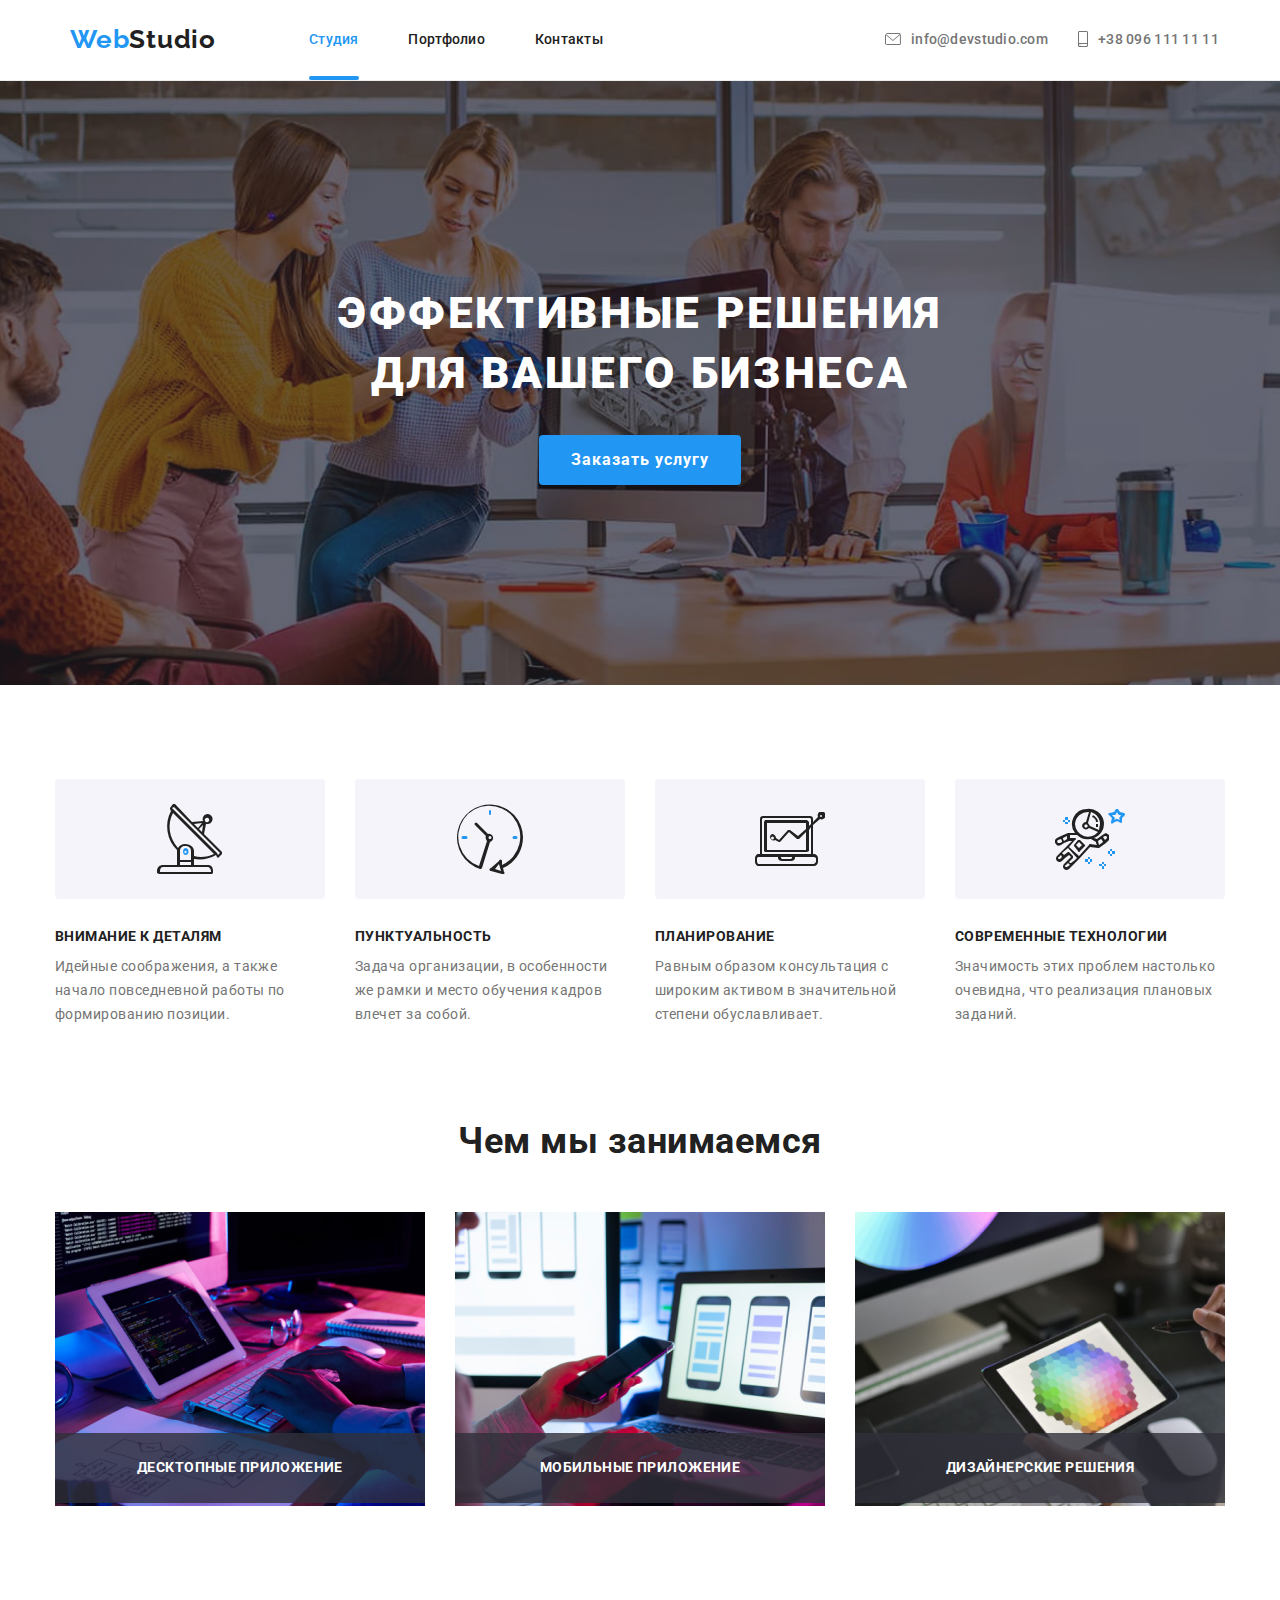
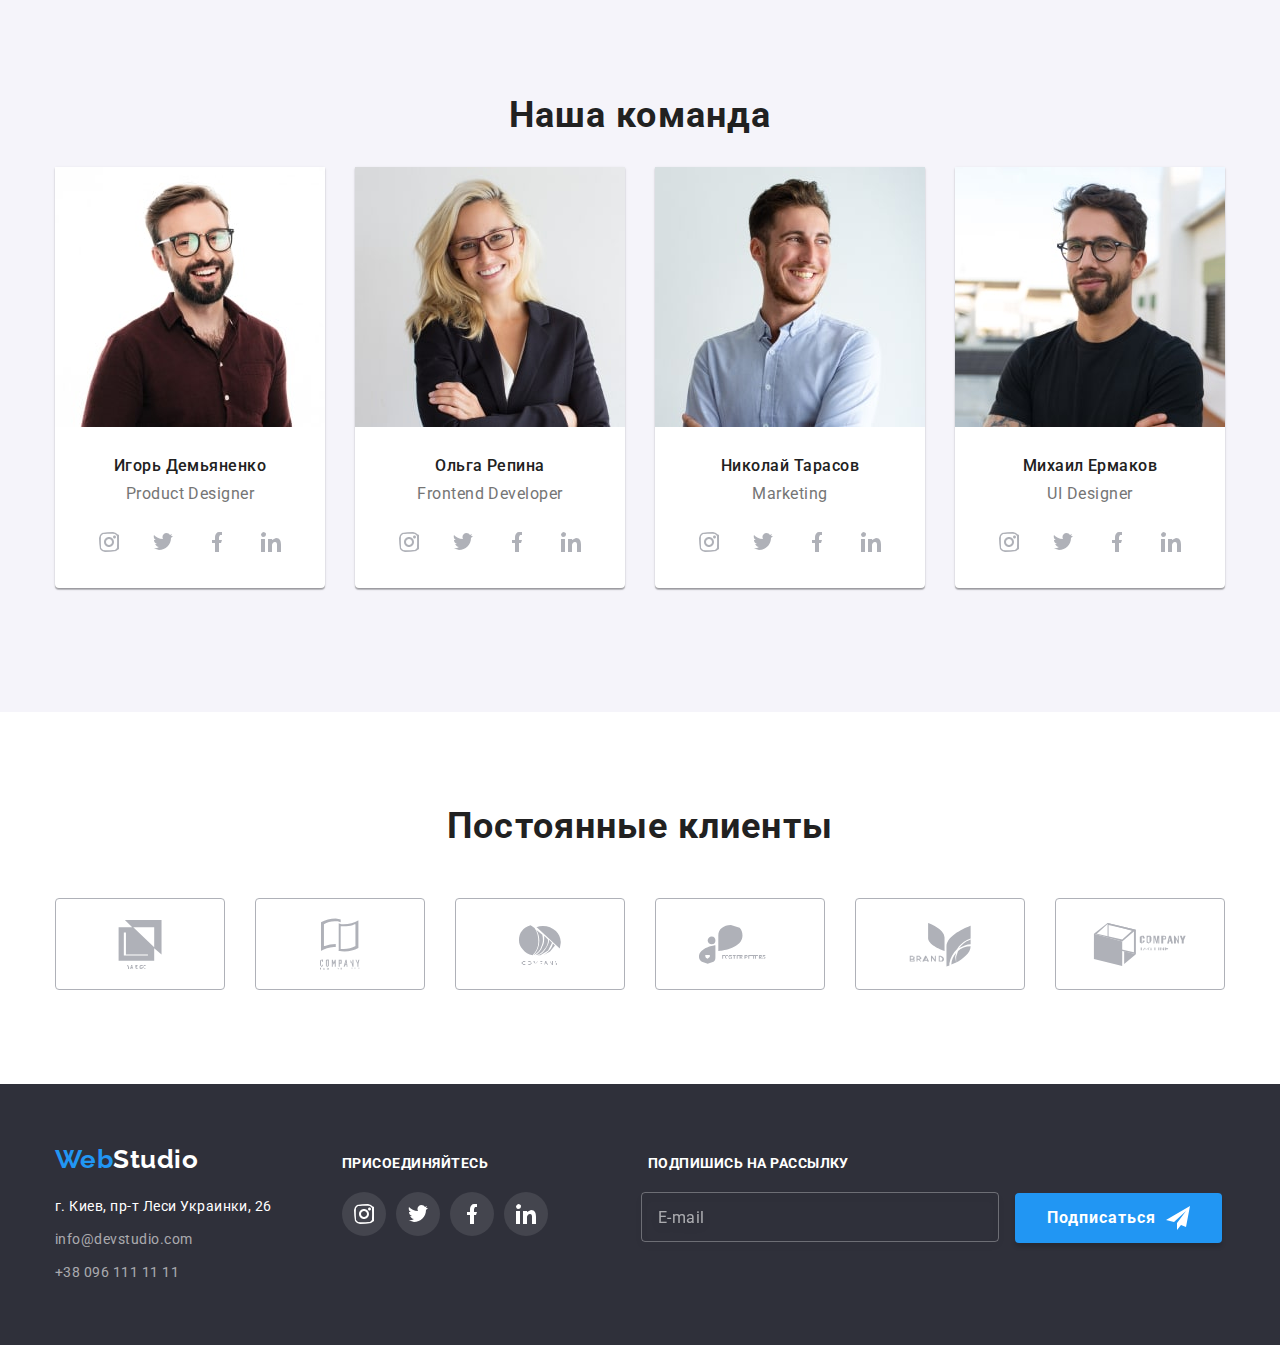
<file: index.html>
<!DOCTYPE html>
<html lang="ru">

<head>
  <meta charset="UTF-8" />
  <meta name="viewport" content="width=device-width, initial-scale=1.0" />
  <title>goit-markup-hw-08</title>
  <link rel="stylesheet"
    href="https://cdnjs.cloudflare.com/ajax/libs/modern-normalize/1.0.0/modern-normalize.min.css" />
  <link href="https://fonts.googleapis.com/css2?family=Raleway:wght@700&family=Roboto:wght@400;500;700;900&display=swap"
    rel="stylesheet">
 
  <link rel="stylesheet" href="./css/main.min.css">
</head>

<body>
  <header class="header">
    <div class="container main-header">
      <div class="mobile-header">
      <a class="logo-header" href="./index.html"><span class="logo-color">Web</span>Studio</a>
     <button class="navigator-btn is-open" type="button" aria-expanded="false"
            data-menu-button>
            <svg width="24" height="16" aria-label="Переключатель мобильного меню">
              <use class="icon-menu" href="./images/defs.svg#icon-Vector-1"></use>
              <use class="icon-close" href="./images/defs.svg#icon-menu_black"></use>
            </svg>
     </button>
    </div>

     <div class="mobile-menu" data-menu>
      <nav class="navigation">
         <ul class="site-nav list">
          <li class="item"><a class="link current" href="./index.html">Студия</a></li>
          <li class="item"><a class="link" href="./portfolio.html">Портфолио</a></li>
          <li class="item"><a class="link" href="">Контакты</a></li>
        </ul>
      </nav>

      <ul class="site-contacts list">
        <li class="item">
          <a class="link" href="mailto:info@devstudio.com">
            <svg class="icon-contacts" width="16" height="12">
              <use href="./images/defs.svg#envelope"></use>
            </svg>
            info@devstudio.com
          </a>
        </li>
        <li class="item">
          <a class="link" href="tel:+380961111111"><svg class="icon-contacts" width="10" height="16">
              <use href="./images/defs.svg#smartphone"></use>
            </svg>+38 096 111 11 11</a>
        </li>
      </ul>
      </div>
    </div>
  </header>

  <main>
    <!-- hero -->

    <section class="hero">
      <div class="container secondary">
        <h1 class="title">Эффективные решения для вашего бизнеса</h1>
        <button data-modal-open type="button" class="button-primary">Заказать услугу</button>
      </div>
    </section>


    <!--Особенности-->

    <section class="features">
      <div class="container">
        <ul class="list">
          <li class="spec icon-antena">
            <h3 class="title">ВНИМАНИЕ К ДЕТАЛЯМ</h3>
            <p class="text">
              Идейные соображения, а также начало повседневной работы по
              формированию позиции.
            </p>
          </li>
          <li class="spec icon-clock">
            <h3 class="title">ПУНКТУАЛЬНОСТЬ</h3>
            <p class="text">
              Задача организации, в особенности же рамки и место обучения кадров
              влечет за собой.
            </p>
          </li>
          <li class="spec icon-nout">
            <h3 class="title">ПЛАНИРОВАНИЕ</h3>
            <p class="text">
              Равным образом консультация с широким активом в значительной
              степени обуславливает.
            </p>
          </li>
          <li class="spec icon-astronaut">
            <h3 class="title">СОВРЕМЕННЫЕ ТЕХНОЛОГИИ</h3>
            <p class="text">
              Значимость этих проблем настолько очевидна, что реализация
              плановых заданий.
            </p>
          </li>
        </ul>
      </div>
    </section> 

    <!-- Чем мы занимаемся -->
    <section class="activity">
      <div class="container">
        <h2 class="title">Чем мы занимаемся</h2>
        <ul class="list">
          <li class="example">

            <img src="./images/img1.jpg" alt="разработка для пк" width="370" />
            <div class="active">
              <p class="text-bg">ДЕСКТОПНЫЕ ПРИЛОЖЕНИЕ</p>
            </div>
          </li>
          <li class="example">
            <img src="./images/img2.jpg" alt="разработка мобильных версий" width="370" />
            <div class="active">
              <p class="text-bg">МОБИЛЬНЫЕ ПРИЛОЖЕНИЕ</p>
            </div>
          </li>
          <li class="example">
            <img src="./images/img3.jpg" alt="разработка для планшетных версий" width="370" />
            <div class="active">
              <p class="text-bg">ДИЗАЙНЕРСКИЕ РЕШЕНИЯ</p>
            </div>
          </li>
        </ul>
      </div>
    </section>

    <!-- Наша команда -->
    <section class="team">
      <div class="container">
        <h2 class="title">Наша команда</h2>
        <ul class="list">
          <li class="cards">
            <picture class="photo-employee">
              <source srcset="./images/emp/emp1-desctop-min.jpg 1x, ./images/emp/emp1-desctop@2x-min.jpg 2x" media="(min-width: 1200px)">
              <source srcset="./images/emp/emp1-tablet-min.jpg 1x, ./images/emp/emp1-tablet@2x-min.jpg 2x" media="(min-width: 768px)">
              <source srcset="./images/emp/emp1-mobile-min.jpg 1x, ./images/emp/emp1-mobile@2x-min.jpg 2x" media="(min-width: 320px)">

            <img src="./images/img4.jpg" alt="Игорь Демьяненко" />
            </picture>
            <h3 class="employee">Игорь Демьяненко</h3>
            <p class="profession">Product Designer</p>
            <ul class="social list">
              <li class="list-item">
                <a class="social-link" href="./">
                  <svg class="social-icon">
                    <use href="./images/defs.svg#instagram"></use>
                  </svg>
                </a>
              </li>
              <li class="list-item">
                <a class="social-link" href="./">
                  <svg class="social-icon">
                    <use href="./images/defs.svg#twitter"></use>
                  </svg>
                </a>
              </li>
              <li class="list-item">
                <a class="social-link" href="./">
                  <svg class="social-icon">
                    <use href="./images/defs.svg#facebook"></use>
                  </svg>
                </a>
              </li>
              <li class="list-item">
                <a class="social-link" href="./">
                  <svg class="social-icon">
                    <use href="./images/defs.svg#linkedin"></use>
                  </svg>
                </a>
              </li>
            </ul>
          </li>
          <li class="cards">
            <picture class="photo-employee">
              <source srcset="./images/emp/emp2_desctop-min.jpg 1x, ./images/emp/emp2_desctop@2x-min.jpg 2x"
                media="(min-width: 1200px)">
              <source srcset="./images/emp/emp2_tablet-min.jpg 1x, ./images/emp/emp2_tablet@2x-min.jpg 2x"
                media="(min-width: 768px)">
              <source srcset="./images/emp/emp2_mobile-min.jpg 1x, ./images/emp/emp2_mobile@2x-min.jpg 2x"
                media="(min-width: 320px)">
            <img src="./images/img5.jpg" alt="Ольга Репина">
            </picture>
            <h3 class="employee">Ольга Репина</h3>
            <p class="profession">Frontend Developer</p>
            <ul class="social list">
              <li class="list-item">
                <a class="social-link" href="./">
                  <svg class="social-icon">
                    <use href="./images/defs.svg#instagram"></use>
                  </svg>
                </a>
              </li>
              <li class="list-item">
                <a class="social-link" href="./">
                  <svg class="social-icon">
                    <use href="./images/defs.svg#twitter"></use>
                  </svg>
                </a>
              </li>
              <li class="list-item">
                <a class="social-link" href="./">
                  <svg class="social-icon">
                    <use href="./images/defs.svg#facebook"></use>
                  </svg>
                </a>
              </li>
              <li class="list-item">
                <a class="social-link" href="./">
                  <svg class="social-icon">
                    <use href="./images/defs.svg#linkedin"></use>
                  </svg>
                </a>
              </li>
            </ul>
          </li>
          <li class="cards">
            <picture class="photo-employee">
              <source srcset="./images/emp/emp3_desctop-min.jpg 1x, ./images/emp/emp3_desctop@2x-min.jpg 2x"
                media="(min-width: 1200px)">
              <source srcset="./images/emp/emp3_tablet-min.jpg 1x, ./images/emp/emp3_tablet@2x-min.jpg 2x"
                media="(min-width: 768px)">
              <source srcset="./images/emp/emp3_mobile-min.jpg 1x, ./images/emp/emp3_mobile@2x-min.jpg 2x"
                media="(min-width: 320px)">
            <img src="./images/img6.jpg" alt="Николай Тарасов" >
            </picture>
            <h3 class="employee">Николай Тарасов</h3>
            <p class="profession">Marketing</p>
            <ul class="social list">
              <li class="list-item">
                <a class="social-link" href="./">
                  <svg class="social-icon">
                    <use href="./images/defs.svg#instagram"></use>
                  </svg>
                </a>
              </li>
              <li class="list-item">
                <a class="social-link" href="./">
                  <svg class="social-icon">
                    <use href="./images/defs.svg#twitter"></use>
                  </svg>
                </a>
              </li>
              <li class="list-item">
                <a class="social-link" href="./">
                  <svg class="social-icon">
                    <use href="./images/defs.svg#facebook"></use>
                  </svg>
                </a>
              </li>
              <li class="list-item">
                <a class="social-link" href="./">
                  <svg class="social-icon">
                    <use href="./images/defs.svg#linkedin"></use>
                  </svg>
                </a>
              </li>
            </ul>
          </li>
          <li class="cards">
            <picture class="photo-employee">
              <source srcset="./images/emp/emp4_desctop-min.jpg 1x, ./images/emp/emp4_desctop@2x-min.jpg 2x"
                media="(min-width: 1200px)">
              <source srcset="./images/emp/emp4_tablet-min.jpg 1x, ./images/emp/emp4_tablet@2x-min.jpg 2x"
                media="(min-width: 768px)">
              <source srcset="./images/emp/emp4_mobile-min.jpg 1x, ./images/emp/emp4_mobile@2x-min.jpg 2x"
                media="(min-width: 320px)">
            <img src="./images/img7.jpg" alt="Михаил Ермаков" >
            </picture>
            <h3 class="employee">Михаил Ермаков</h3>
            <p class="profession">UI Designer</p>
            <ul class="social list">
              <li class="list-item">
                <a class="social-link" href="./">
                  <svg class="social-icon">
                    <use href="./images/defs.svg#instagram"></use>
                  </svg>
                </a>
              </li>
              <li class="list-item">
                <a class="social-link" href="./">
                  <svg class="social-icon">
                    <use href="./images/defs.svg#twitter"></use>
                  </svg>
                </a>
              </li>
              <li class="list-item">
                <a class="social-link" href="./">
                  <svg class="social-icon">
                    <use href="./images/defs.svg#facebook"></use>
                  </svg>
                </a>
              </li>
              <li class="list-item">
                <a class="social-link" href="./">
                  <svg class="social-icon">
                    <use href="./images/defs.svg#linkedin"></use>
                  </svg>
                </a>
              </li>
            </ul>
          </li>
        </ul>
      </div>
    </section>
  </main>

  <!-- Постоянные клиенты -->
  <section class="clients">
    <div class="container">
      <h2 class="clients-title">Постоянные клиенты</h2>
      <ul class="clients-list list">
        <li class="clients-item">
          <a class="clients-link" href="">
            <svg class="icon-logo" width="44.27" height="49.23">
              <use href="./images/defs.svg#group5">
              </use>
            </svg>
          </a>
        </li>
        <li class="clients-item">
          <a class="clients-link" href="">
            <svg class="icon-logo" width="40" height="52">
              <use href="./images/defs.svg#group6">
              </use>
            </svg>
          </a>
        </li>
        <li class="clients-item">
          <a class="clients-link" href="">
            <svg class="icon-logo" width="43.36" height="41.18">
              <use href="./images/defs.svg#group1">
              </use>
            </svg>
          </a>
        </li>
        <li class="clients-item">
          <a class="clients-link" href="">
            <svg class="icon-logo" width="84.44" height="40.62">
              <use href="./images/defs.svg#group2">
              </use>
            </svg>
          </a>
        </li>
        <li class="clients-item">
          <a class="clients-link" href="">
            <svg class="icon-logo" width="62.54" height="45.43">
              <use href="./images/defs.svg#group3">
              </use>
            </svg>
          </a>
        </li>
        <li class="clients-item">
          <a class="clients-link" href="">
            <svg class="icon-logo" width="93.79" height="43.93">
              <use href="./images/defs.svg#group4">
              </use>
            </svg>
          </a>
        </li>
      </ul>
    </div>
  </section>

     <!-- ФУТЕР -->
    <footer class="footer">
      <div class="container cont-footer">
        <div class="tablet-side">
        <div class="footer-block">
          <a class="logo-footer" href="./index.html"><span class="logo-color">Web</span>Studio</a>

          <address class="address">
            <p class="office">г. Киев, пр-т Леси Украинки, 26</p>
            <a class="mail-footer" href="mailto:info@devstudio.com">info@devstudio.com</a>
            <a class="tel-footer" href="tel:+380961111111">+38 096 111 11 11</a>
          </address>
        </div>
        <div class="right-side">
        <div class="social-footer">
          <h3 class="title">ПРИСОЕДИНЯЙТЕСЬ</h3>
          <ul class="list soc-footer">
            <li class="list-item">
              <a class="footer-link" href="./">
                <svg class="social-icon">
                  <use href="./images/defs.svg#instagram_w"></use>
                </svg>
              </a>
            </li>
            <li class="list-item">
              <a class="footer-link" href="./">
                <svg class="social-icon">
                  <use href="./images/defs.svg#twitter_w"></use>
                </svg>
              </a>
            </li>
            <li class="list-item">
              <a class="footer-link" href="./">
                <svg class="social-icon">
                  <use href="./images/defs.svg#facebook_w"></use>
                </svg>
              </a>
            </li>
            <li class="list-item">
              <a class="footer-link" href="./">
                <svg class="social-icon">
                  <use href="./images/defs.svg#linkedin_w"></use>
                </svg>
              </a>
            </li>
          </ul>
        </div>
        </div>
        <div class="form-field">
          <h3 class="title">ПОДПИШИСЬ НА РАССЫЛКУ</h3>
          <form>
            <label for="email"></label>
            <input class="form-input-fotter" type="email" name="email" id="email" placeholder=E-mail>
            <button class="button-primary btn-subscribe" type="submit">Подписаться

            <svg class="btnfly"  width="24"  height="24" >
              <use href="./images/defs.svg#icon-flyW"></use>
            </svg>
            </button>
          </form>
          </div>
        </div>
      </div>
    </footer>

  <div data-modal class="backdrop is-hidden">
    <div class="modal">
      <button type="button" class="close" data-modal-close>
        <svg class="close-black" width="11" height="11">
          <use href="./images/defs.svg#icon-Vector-1"></use>
        </svg>
      </button>

      <form class="modal-form" autocomplete="off">

        <p class="form-title">Оставьте свои данные, мы вам перезвоним</p>

        <label class="form-label" for="name">Имя</label>
        <span class="input-wrapper">
          <input class="form-input" type="text" name="name" id="name">
          <svg class="input-icon" width="12" height="12">
            <use href="./images/defs.svg#icon-profileB"></use>
          </svg>
        </span>


        <label class="form-label" for="tel">Телефон</label>
        <span class="input-wrapper">
          <input class="form-input" type="tel" name="tel" id="tel">
          <svg class="input-icon" width="13" height="13">
            <use href="./images/defs.svg#icon-phoneB"></use>
          </svg>
        </span>

        <label class="form-label" for="mail-user">Почта</label>
        <span class="input-wrapper">
          <input class="form-input" type="email" name="mail-user" id="mail-user">
          <svg class="input-icon" width="15" height="12">
            <use href="./images/defs.svg#icon-mailB"></use>
          </svg>
        </span>

        <label class="form-label" for="comment">Комментарий</label>
        <textarea class="textarea" name="comment" id="comment" rows="8" placeholder="Введите текст"></textarea>


<input class="input-checkbox" type="checkbox" name="policy" id="policy">
         
          <label class="label-policy" for="policy">Соглашаюсь с рассылкой и принимаю &nbsp;<a class="link" href="">Условия
              договора</a>
            
            </label>


        <button class="button-primary  btn-close" type="submit">Отправить</button>

      </form>
    </div>
  </div>


  <script src="./js/modal.js"></script>
  <script src="./js/mobile-menu.js"></script>
  

</body>

</html>
</file>
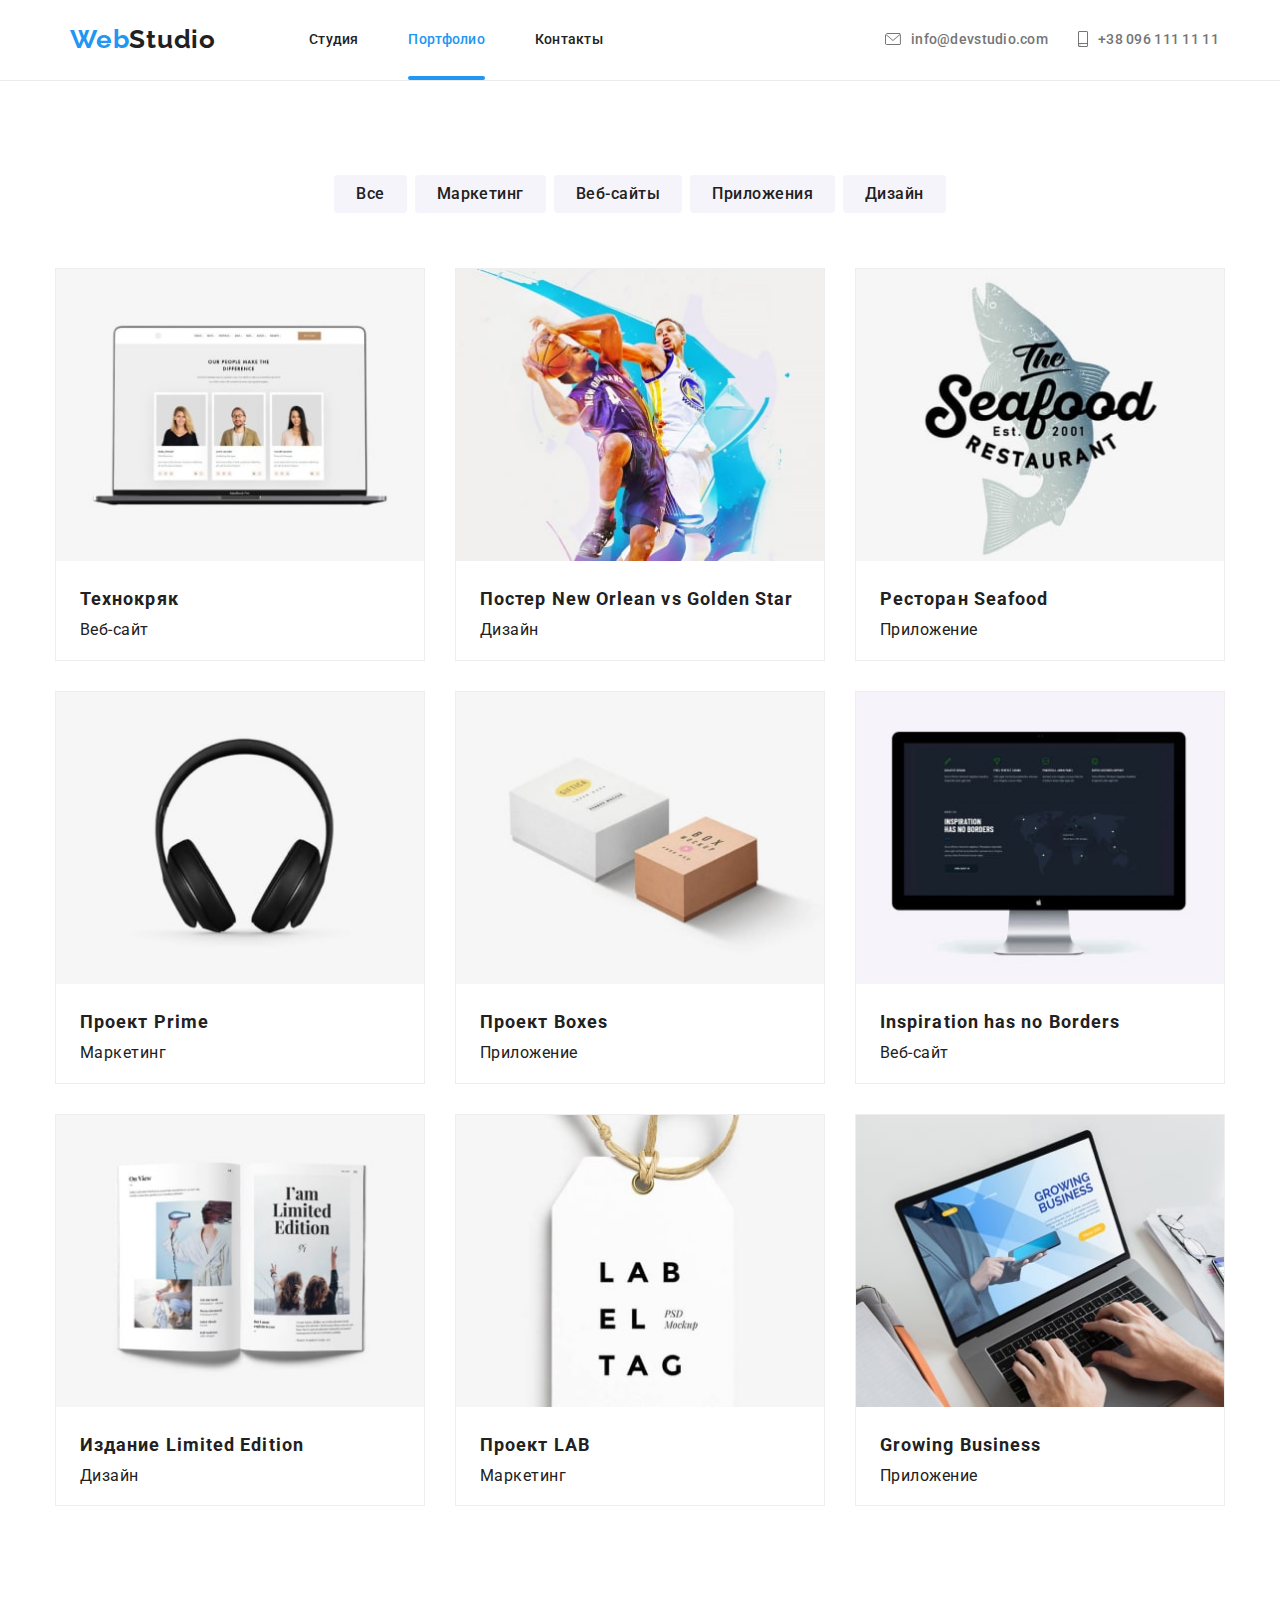
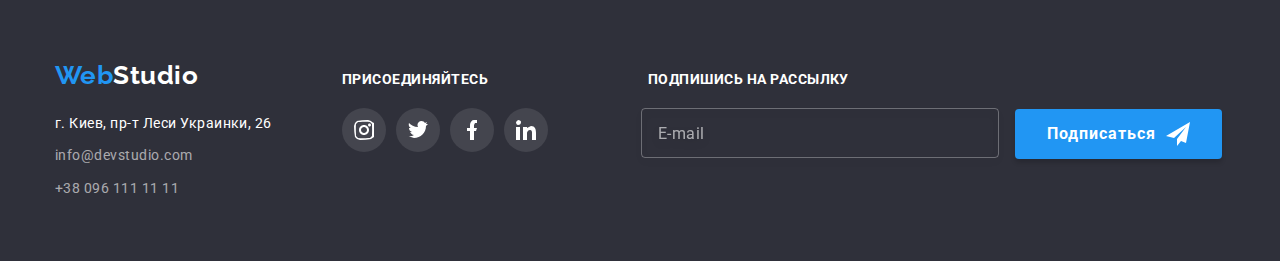
<file: portfolio.html>
<!DOCTYPE html>
  <html lang="ru">
    <head>
      <meta charset="UTF-8" />
      <meta name="viewport" content="width=device-width, initial-scale=1.0" />
      <title>Portfolio</title>
      <link rel="stylesheet" href="https://cdnjs.cloudflare.com/ajax/libs/modern-normalize/1.0.0/modern-normalize.min.css" />
      <link
        href="https://fonts.googleapis.com/css2?family=Raleway:wght@700&family=Roboto:wght@400;500;700;900&display=swap"
        rel="stylesheet"
      />
 
      <link rel="stylesheet" href="./css/portfolio.min.css">
    </head>

    <body>
      <!-- Header -->
      <header class="header">
        <div class="container main-header">
          <div class="mobile-header">
            <a class="logo-header" href="./index.html"><span class="logo-color">Web</span>Studio</a>
            <button class="navigator-btn is-open" type="button" aria-expanded="false" data-menu-button>
              <svg width="24" height="16" aria-label="Переключатель мобильного меню">
                <use class="icon-menu" href="./images/defs.svg#icon-Vector-1"></use>
                <use class="icon-close" href="./images/defs.svg#icon-menu_black"></use>
              </svg>
            </button>
          </div>
      
          <div class="mobile-menu" data-menu>
            <nav class="navigation">
              <ul class="site-nav list">
                <li class="item"><a class="link" href="./index.html">Студия</a></li>
                <li class="item"><a class="link current" href="./portfolio.html">Портфолио</a></li>
                <li class="item"><a class="link" href="">Контакты</a></li>
              </ul>
            </nav>
      
            <ul class="site-contacts list">
              <li class="item">
                <a class="link" href="mailto:info@devstudio.com">
                  <svg class="icon-contacts" width="16" height="12">
                    <use href="./images/defs.svg#envelope"></use>
                  </svg>
                  info@devstudio.com
                </a>
              </li>
              <li class="item">
                <a class="link" href="tel:+380961111111"><svg class="icon-contacts" width="10" height="16">
                    <use href="./images/defs.svg#smartphone"></use>
                  </svg>+38 096 111 11 11</a>
              </li>
            </ul>
          </div>
        </div>
      </header>

      <main>
        <section class="portfolio">
          <div class="container">
          <!-- <h1>Portfolio</h1> -->

          <ul class="filters list">
            <li class="btn"><button type="button" class="button">Все</button></li>
            <li class="btn"><button type="button" class="button">Маркетинг</button></li>
            <li class="btn"><button type="button" class="button">Веб-сайты</button></li>
            <li class="btn"><button type="button" class="button">Приложения</button></li>
            <li class="btn"><button type="button" class="button radio">Дизайн</button></li>
          </ul>

          <ul class="list-pro">
            <li class="projects">
              <div class="overlay">
                  
                <picture>
                  <source srcset="./images/project/pro1-des-min.jpg 1x, ./images/project/pro1-des@2x-min.jpg 2x"
                    media="(min-width: 1200px)">
                  <source srcset="./images/project/pro1-tab-min.jpg 1x, ./images/project/pro1-tab@2x-min.jpg 2x"
                    media="(min-width: 768px)">
                  <source srcset="./images/project/pro1-mob-min.jpg 1x, ./images/project/pro1-mob@2x-min.jpg 2x"
                    media="(min-width: 320px)">

              <img src="./images/portfolio1.jpg" alt="Ноутбук"/>
              </picture>
            
            <p class="hryaktxt">Технокряк это современная площадка распространения коронавируса. Компании используют эту платформу
              для цифрового
              шпионажа и атак на защищённые сервера конкурентов.
            </p>
            </div>
              <div class="titles"> <h2 class="title">Технокряк</h2>
              <p class="text">Веб-сайт</p></div>
            </li>
            <li class="projects">
              <div class="overlay">
                <picture>
                  <source srcset="./images/project/pro2-des-min.jpg 1x, ./images/project/pro2-des@2x-min.jpg 2x"
                    media="(min-width: 1200px)">
                  <source srcset="./images/project/pro2-tab-min.jpg 1x, ./images/project/pro2-tab@2x-min.jpg 2x"
                    media="(min-width: 768px)">
                  <source srcset="./images/project/pro2-mob-min.jpg 1x, ./images/project/pro2-mob@2x-min.jpg 2x"
                    media="(min-width: 320px)">
                
              <img src="./images/portfolio2.jpg"  alt="Постер New Orlean vs Golden Star"  />
              </picture>
              <p class="hryaktxt">Технокряк это современная площадка распространения коронавируса. Компании используют эту платформу
                для цифрового
                шпионажа и атак на защищённые сервера конкурентов.
              </p>
              </div>
            
            
              <div class="titles"><h2 class="title">Постер New Orlean vs Golden Star</h2>
              <p class="text">Дизайн</p></div>
            </li>
            <li class="projects">
              <div class="overlay">

                <picture>
                  <source srcset="./images/project/pro3-des-min.jpg 1x, ./images/project/pro3-des@2x-min.jpg 2x"
                    media="(min-width: 1200px)">
                  <source srcset="./images/project/pro3-tab-min.jpg 1x, ./images/project/pro3-tab@2x-min.jpg 2x"
                    media="(min-width: 768px)">
                  <source srcset="./images/project/pro3-mob-min.jpg 1x, ./images/project/pro3-mob@2x-min.jpg 2x"
                    media="(min-width: 320px)">
              <img  src="./images/portfolio3.jpg"  alt="Логотип Ресторан Seafood"/>
                </picture>
              <p class="hryaktxt">Технокряк это современная площадка распространения коронавируса. Компании используют эту платформу
                для цифрового
                шпионажа и атак на защищённые сервера конкурентов.
              </p>
              </div>
              <div class="titles"> <h2 class="title">Ресторан Seafood</h2>
              <p class="text">Приложение</p></div>
            </li>
            <li class="projects">
              <div class="overlay">
                <picture>
                  <source srcset="./images/project/pro4-des-min.jpg 1x, ./images/project/pro4-des@2x-min.jpg 2x"
                    media="(min-width: 1200px)">
                  <source srcset="./images/project/pro4-tab-min.jpg 1x, ./images/project/pro4-tab@2x-min.jpg 2x"
                    media="(min-width: 768px)">
                  <source srcset="./images/project/pro4-mob-min.jpg 1x, ./images/project/pro4-mob@2x-min.jpg 2x"
                    media="(min-width: 320px)">
              <img src="./images/portfolio4.jpg" alt="Наушники" />
              </picture>
              <p class="hryaktxt">Технокряк это современная площадка распространения коронавируса. Компании используют эту платформу
                для цифрового
                шпионажа и атак на защищённые сервера конкурентов.
              </p>
              </div>
              <div class="titles"> <h2 class="title">Проект Prime</h2>
              <p class="text">Маркетинг</p></div>
            </li>
            <li class="projects">
              <div class="overlay">
                <picture>
                  <source srcset="./images/project/pro5-des-min.jpg 1x, ./images/project/pro5-des@2x-min.jpg 2x"
                    media="(min-width: 1200px)">
                  <source srcset="./images/project/pro5-tab-min.jpg 1x, ./images/project/pro5-tab@2x-min.jpg 2x"
                    media="(min-width: 768px)">
                  <source srcset="./images/project/pro5-mob-min.jpg 1x, ./images/project/pro5-mob@2x-min.jpg 2x"
                    media="(min-width: 320px)">
            
                <img src="./images/portfolio5.jpg" alt="Проект Boxes"/>
                </picture>
            <p class="hryaktxt">Технокряк это современная площадка распространения коронавируса. Компании используют эту платформу
              для цифрового
              шпионажа и атак на защищённые сервера конкурентов.
            </p>
            </div>
                <div class="titles">  <h2 class="title">Проект Boxes</h2>
              <p class="text">Приложение</p></div>
            </li>
            <li class="projects">
              <div class="overlay">

                <picture>
                  <source srcset="./images/project/pro6-des-min.jpg 1x, ./images/project/pro6-des@2x-min.jpg 2x"
                    media="(min-width: 1200px)">
                  <source srcset="./images/project/pro6-tab-min.jpg 1x, ./images/project/pro6-tab@2x-min.jpg 2x"
                    media="(min-width: 768px)">
                  <source srcset="./images/project/pro6-mob-min.jpg 1x, ./images/project/pro6-mob@2x-min.jpg 2x"
                    media="(min-width: 320px)">
              <img src="./images/portfolio6.jpg" alt="Монитор" />
              </picture>
              <p class="hryaktxt">Технокряк это современная площадка распространения коронавируса. Компании используют эту платформу
                для цифрового
                шпионажа и атак на защищённые сервера конкурентов.
              </p>
              </div>
              <div class="titles"> <h2 class="title">Inspiration has no Borders</h2>
              <p class="text">Веб-сайт</p></div>
            </li>
            <li class="projects">
              <div class="overlay"><picture>
                <source srcset="./images/project/pro7-des-min.jpg 1x, ./images/project/pro7-des@2x-min.jpg 2x"
                  media="(min-width: 1200px)">
                <source srcset="./images/project/pro7-tab-min.jpg 1x, ./images/project/pro7-tab@2x-min.jpg 2x"
                  media="(min-width: 768px)">
                <source srcset="./images/project/pro7-mob-min.jpg 1x, ./images/project/pro7-mob@2x-min.jpg 2x"
                  media="(min-width: 320px)">

              <img src="./images/portfolio7.jpg" alt="Книга"/>
              </picture>
            <p class="hryaktxt">Технокряк это современная площадка распространения коронавируса. Компании используют эту платформу
              для цифрового
              шпионажа и атак на защищённые сервера конкурентов.
            </p>
            </div>
              <div class="titles"> <h2 class="title">Издание Limited Edition</h2>
              <p class="text">Дизайн</p></div>
            </li>
            <li class="projects">
              <div class="overlay">
                <picture>
                  <source srcset="./images/project/pro8-des-min.jpg 1x, ./images/project/pro8-des@2x-min.jpg 2x"
                    media="(min-width: 1200px)">
                  <source srcset="./images/project/pro8-tab-min.jpg 1x, ./images/project/pro8-tab@2x-min.jpg 2x"
                    media="(min-width: 768px)">
                  <source srcset="./images/project/pro8-mob-min.jpg 1x, ./images/project/pro8-mob@2x-min.jpg 2x"
                    media="(min-width: 320px)">
              <img  src="./images/portfolio8.jpg"
                alt="Логотип Проект Boxes" />
                </picture>
              <p class="hryaktxt">Технокряк это современная площадка распространения коронавируса. Компании используют эту платформу
                для цифрового
                шпионажа и атак на защищённые сервера конкурентов.
              </p>
              </div>
              <div class="titles"> <h2 class="title">Проект LAB</h2>
              <p class="text">Маркетинг</p></div>
            </li>
            <li class="projects">
              <div class="overlay">
                <picture>
                  <source srcset="./images/project/pro9-des-min.jpg 1x, ./images/project/pro9-des@2x-min.jpg 2x"
                    media="(min-width: 1200px)">
                  <source srcset="./images/project/pro9-tab-min.jpg 1x, ./images/project/pro9-tab@2x-min.jpg 2x"
                    media="(min-width: 768px)">
                  <source srcset="./images/project/pro9-mob-min.jpg 1x, ./images/project/pro9-mob@2x-min.jpg 2x"
                    media="(min-width: 320px)">
              <img src="./images/portfolio9.jpg"
                alt="Работа за ноутбуком"  />
                </picture>
              <p class="hryaktxt">Технокряк это современная площадка распространения коронавируса. Компании используют эту платформу
                для цифрового
                шпионажа и атак на защищённые сервера конкурентов.
              </p>
              </div>
              <div class="titles"> <h2 class="title">Growing Business</h2>
              <p class="text">Приложение</p></div>
            </li>
          </ul>
          </div>
        </section>
      </main>

      <!-- ФУТЕР -->
      <footer class="footer">
        <div class="container cont-footer">
          <div class="tablet-side">
            <div class="footer-block">
              <a class="logo-footer" href="./index.html"><span class="logo-color">Web</span>Studio</a>
      
              <address class="address">
                <p class="office">г. Киев, пр-т Леси Украинки, 26</p>
                <a class="mail-footer" href="mailto:info@devstudio.com">info@devstudio.com</a>
                <a class="tel-footer" href="tel:+380961111111">+38 096 111 11 11</a>
              </address>
            </div>
            <div class="right-side">
              <div class="social-footer">
                <h3 class="title">ПРИСОЕДИНЯЙТЕСЬ</h3>
                <ul class="list soc-footer">
                  <li class="list-item">
                    <a class="footer-link" href="./">
                      <svg class="social-icon">
                        <use href="./images/defs.svg#instagram_w"></use>
                      </svg>
                    </a>
                  </li>
                  <li class="list-item">
                    <a class="footer-link" href="./">
                      <svg class="social-icon">
                        <use href="./images/defs.svg#twitter_w"></use>
                      </svg>
                    </a>
                  </li>
                  <li class="list-item">
                    <a class="footer-link" href="./">
                      <svg class="social-icon">
                        <use href="./images/defs.svg#facebook_w"></use>
                      </svg>
                    </a>
                  </li>
                  <li class="list-item">
                    <a class="footer-link" href="./">
                      <svg class="social-icon">
                        <use href="./images/defs.svg#linkedin_w"></use>
                      </svg>
                    </a>
                  </li>
                </ul>
              </div>
            </div>
            <div class="form-field">
              <h3 class="title">ПОДПИШИСЬ НА РАССЫЛКУ</h3>
              <form>
                <label for="email"></label>
                <input class="form-input-fotter" type="email" name="email" id="email" placeholder=E-mail>
                <button class="button-primary btn-subscribe" type="submit">Подписаться
      
                  <svg class="btnfly" width="24" height="24">
                    <use href="./images/defs.svg#icon-flyW"></use>
                  </svg>
                </button>
              </form>
            </div>
          </div>
        </div>
      </footer>

<script src="./js/mobile-menu.js"></script>

    </body>
  </html>
</file>
<file: css/main.min.css>
.input-checkbox{position:absolute;width:1px;height:1px;margin:-1px;border:0;padding:0;clip:rect(0 0 0 0);overflow:hidden}h1,h2,h3,h4,h5,h6,p,ul{margin-top:0;margin-bottom:0;padding-top:0;padding-bottom:0;padding-left:0}body{background-color:#ffffff;color:#212121;font-family:Roboto, sans-serif;letter-spacing:0.03em}.list{list-style:none}.button{padding:6px 22px;font-weight:500;font-size:16px;line-height:1.63;letter-spacing:0.03em;border:none;text-align:center;color:#212121;background-color:#f5f4fa;border-radius:4px;cursor:pointer;transition-duration:250ms;transition-timing-function:cubic-bezier(0.4, 0, 0.2, 1)}.button:hover,.button:focus{background-color:#2196f3;color:#fff;box-shadow:0px 3px 1px rgba(0,0,0,0.1),0px 1px 2px rgba(0,0,0,0.08),0px 2px 2px rgba(0,0,0,0.12)}.button-primary{padding:10px 32px;min-width:200px;font-weight:bold;font-size:16px;letter-spacing:0.06em;border:none;text-align:center;line-height:1.87;cursor:pointer;color:#fff;background-color:#2196f3;border-radius:4px;box-shadow:0px 4px 4px rgba(0,0,0,0.15);transition-duration:250ms;transition-timing-function:cubic-bezier(0.4, 0, 0.2, 1)}.button-primary:hover,.button-primary:focus{background-color:#188ce8}img{display:block;width:100%;height:auto}.container{margin:0 auto;padding:0 15px}@media screen and (min-width: 480px){.container{max-width:480px}}@media screen and (min-width: 768px){.container{max-width:768px}}@media screen and (min-width: 1200px){.container{max-width:1200px}}.social-link{display:flex;margin-bottom:30px;width:44px;height:44px;background-color:#fff;text-decoration:none;border-radius:50%;justify-content:center;align-items:center;transition-duration:250ms;transition-timing-function:cubic-bezier(0.4, 0, 0.2, 1)}.social-link:hover{background-color:#2196f3;--color5: #ffffff}.list-item:not(:last-child){margin-right:10px}.social-icon{width:20px;height:20px;fill:#afb1b8}.modal .close{position:absolute;top:8px;right:8px;width:30px;height:30px;background:#fff;border:1px solid rgba(0,0,0,0.1);border-radius:50%;box-sizing:border-box;cursor:pointer;transition-duration:250ms;transition-timing-function:cubic-bezier(0.4, 0, 0.2, 1)}.modal .close:focus .close-black{fill:#2196f3}.modal{padding:40px;position:relative;margin:0 auto;width:100%;background:#fff;box-shadow:0px 1px 3px rgba(0,0,0,0.12),0px 1px 1px rgba(0,0,0,0.14),0px 2px 1px rgba(0,0,0,0.2);border-radius:4px}.btn-close{margin:30px auto 0 auto}@media screen and (min-width: 768px){.modal{width:450px}}@media screen and (min-width: 1200px){.modal{width:528px;height:581px}}.backdrop{position:fixed;z-index:2;padding:93px 15px;top:0;left:0;width:100%;height:100%;background-color:rgba(0,0,0,0.2);overflow-y:scroll}.backdrop.is-hidden{opacity:0;pointer-events:none}@media screen and (min-width: 768px){.backdrop{position:fixed;z-index:2;padding:208px 159px}}@media screen and (min-width: 1200px){.backdrop{position:fixed;z-index:2;padding:220px 395px}}.modal-form{display:flex;flex-direction:column}.form-label{margin-top:10px;margin-bottom:4px;font-weight:400;font-size:12px;line-height:1.16;letter-spacing:0.01em;color:#757575}.form-input{width:100%;height:40px;padding-left:40px;border:1px solid rgba(33,33,33,0.2);border-radius:4px;transition-duration:250ms;transition-timing-function:cubic-bezier(0.4, 0, 0.2, 1)}.form-input:focus{outline:none;border:1px solid #2196f3}.form-input:focus+.input-icon{fill:#2196f3}.checkbox-modal{display:flex;align-items:center;justify-content:space-evenly;align-items:baseline}.textarea{height:120px;padding:12px 16px;resize:none;border:1px solid rgba(33,33,33,0.2);border-radius:4px;transition-duration:250ms;transition-timing-function:cubic-bezier(0.4, 0, 0.2, 1)}.textarea:focus{outline:none;border:1px solid #2196f3}textarea::placeholder{color:rgba(117,117,117,0.5)}.label-policy .link{color:#2196f3}.form-title{margin-bottom:12px;font-weight:700;font-size:20px;line-height:1.5;text-align:center;letter-spacing:0.03em}.input-wrapper{position:relative}.input-icon{position:absolute;display:block;top:50%;left:14px;transform:translateY(-50%);transition-duration:250ms;transition-timing-function:cubic-bezier(0.4, 0, 0.2, 1)}.label-policy{display:flex;font-weight:400;font-size:12px;line-height:1.166;letter-spacing:0.03em;cursor:pointer;margin-top:20px}.label-policy::before{content:"";display:block;width:16px;height:15px;border:2px solid #212121;border-radius:2px;margin-right:8px}.input-checkbox:checked+.label-policy::before{background-image:url("../images/icon-check.svg");border:none}.checkrow{display:flex;align-items:center;justify-content:space-evenly}.header{position:relative;padding:16px 0;width:100%;border-bottom:1px solid #ececec}.mobile-header{display:flex;align-items:center;justify-content:space-between}.logo-header{font-family:Raleway, sans-serif;color:#212121;font-weight:700;font-size:24px;line-height:1.167;letter-spacing:0.03em;text-decoration:none}.logo-color{color:#2196f3}.site-nav{margin-bottom:60px}.site-nav .item:not(:last-child){margin-bottom:40px}.site-nav .link{display:block;color:#212121;font-weight:500;font-size:18px;line-height:1.167;letter-spacing:0.02em;text-decoration:none;transition-duration:250ms;transition-timing-function:cubic-bezier(0.4, 0, 0.2, 1)}.site-nav .link:hover,.site-nav .link:focus{color:#2196f3}.site-nav .current{position:relative;color:#2196f3;transition-duration:250ms;transition-timing-function:cubic-bezier(0.4, 0, 0.2, 1)}.site-nav .current::after{position:absolute;content:"";left:0px;width:100%;height:4px;background-color:#2196f3;border-radius:50px}.site-contacts .item:not(:last-child){margin-bottom:16px}.site-contacts .link{display:flex;font-weight:500;font-size:18px;line-height:1.167;letter-spacing:0.02em;color:#757575;justify-content:center;align-items:center;text-decoration:none;transition-duration:250ms;transition-timing-function:cubic-bezier(0.4, 0, 0.2, 1)}.site-contacts .link:hover,.site-contacts .link:focus{--color4: #2196f3;color:#2196f3}.icon-contacts{margin-right:10px}.mobile-menu{display:none;z-index:1;position:absolute;padding:60px 0;top:100%;left:0;width:100%;height:393px;text-align:center;background:#fff;box-shadow:0px 4px 8px rgba(0,0,0,0.04),0px 2px 4px rgba(0,0,0,0.08),0px 1px 3px rgba(0,0,0,0.16)}.mobile-menu.is-open{display:block}.navigator-btn{display:inline-flex;margin:0;padding:0;border:none;background-color:transparent;cursor:pointer;width:40px;height:40px;justify-content:center;align-items:center}.icon-close{display:none}.navigator-btn.is-open .icon-close{display:block}.navigator-btn.is-open .icon-menu{display:none}.icon-menu,.icon-close{fill:#212121;transition-duration:250ms;transition-timing-function:cubic-bezier(0.4, 0, 0.2, 1)}.navigator-btn:hover .icon-menu,.navigator-btn:focus .icon-menu,.navigator-btn:hover .icon-close,.navigator-btn:focus .icon-close{fill:#2196f3}@media screen and (min-width: 480px){.site-nav .current::after{top:35.5px;left:188px;border-radius:50px;width:22%;height:4px}.logo-header{padding-left:15px}}@media screen and (min-width: 768px){.header{position:relative;padding:21px 0}.navigator-btn{display:none}.main-header{display:flex;align-items:center;justify-content:space-between}.logo-header{margin-right:88px}.mobile-menu{display:flex;justify-content:space-between;align-items:center;position:static;padding:0;height:auto;box-shadow:none}.site-nav .current::after{top:48.5px;left:0px;width:100%}.site-nav{display:flex;justify-content:space-between;width:294px;margin-bottom:0}.site-nav .link{font-size:14px;line-height:1.143}.site-nav .item:not(:last-child){margin-bottom:0px}.site-contacts{display:flex;flex-wrap:wrap;width:150px}.site-contacts .link{font-size:12px}}@media screen and (min-width: 1200px){.header{padding:24px 0 25px 0}.logo-header{margin-right:93px;font-size:26px;line-height:1.192}.site-nav .current::after{top:44.5px;left:0px;width:100%}.site-contacts{display:flex;flex-wrap:nowrap;align-items:center;width:340px}.site-contacts .item:not(:last-child){margin-bottom:0;margin-right:30px}.site-contacts .link{font-size:14px;line-height:1.143}}.hero{max-width:767px;padding:118px 0px;margin:0 auto;text-align:center;background-color:#2f303a;background-image:linear-gradient(to right, rgba(47,48,58,0.4), rgba(47,48,58,0.4)),url("/images/bg-image.jpg");background-position:center;background-size:cover;background-repeat:no-repeat}.hero .title{margin:0 auto 30px;max-width:360px;font-weight:900;font-size:26px;line-height:1.61;letter-spacing:0.06em;text-transform:uppercase;color:#fff}@media screen and (min-width: 320px) and (max-width: 767px){.hero{background-image:linear-gradient(to right, rgba(47,48,58,0.4), rgba(47,48,58,0.4)),url("/images/BG/mobileBG.jpg");background-position:center;background-size:cover;background-repeat:no-repeat}}@media screen and (min-width: 320px) and (max-width: 767px) and (min-device-pixel-ratio: 2), screen and (min-width: 320px) and (max-width: 767px) and (min-resolution: 192dpi), screen and (min-width: 320px) and (max-width: 767px) and (min-resolution: 2dppx){.hero{background-image:linear-gradient(to right, rgba(47,48,58,0.4), rgba(47,48,58,0.4)),url("/images/BG/mobileBG@2x.jpg")}}@media screen and (min-width: 768px){.hero{max-width:1200px;background-image:linear-gradient(to right, rgba(47,48,58,0.4), rgba(47,48,58,0.4)),url("/images/BG/tabletBG.jpg");background-position:center;background-size:cover;background-repeat:no-repeat}}@media screen and (min-width: 768px) and (min-device-pixel-ratio: 2), screen and (min-width: 768px) and (min-resolution: 192dpi), screen and (min-width: 768px) and (min-resolution: 2dppx){.hero{background-image:linear-gradient(to right, rgba(47,48,58,0.4), rgba(47,48,58,0.4)),url("/images/BG/tabletBG@2x.jpg")}}@media screen and (min-width: 1200px){.hero{max-width:1600px;padding:200px 0;background-image:linear-gradient(to right, rgba(47,48,58,0.4), rgba(47,48,58,0.4)),url("/images/BG/desktopBG.jpg");background-position:center;background-size:cover;background-repeat:no-repeat}.hero .title{padding:2px 0px;max-width:696px;font-size:44px;line-height:1.364}}@media screen and (min-width: 1200px) and (min-device-pixel-ratio: 2), screen and (min-width: 1200px) and (min-resolution: 192dpi), screen and (min-width: 1200px) and (min-resolution: 2dppx){.hero{background-image:linear-gradient(to right, rgba(47,48,58,0.4), rgba(47,48,58,0.4)),url("/images/BG/desktopBG@2x.jpg")}}@media screen and (min-width: 480px){.features{padding-top:60px;padding-bottom:60px}.features .text{font-size:14px;line-height:1.71;color:#757575}.features .title{margin-bottom:10px;font-weight:700;font-size:14px;line-height:1.14;color:#212121;text-align:center}.features .spec::before{content:"";display:block;margin-bottom:30px;height:120px;background:#f5f4fa;border-radius:4px;background-repeat:no-repeat;background-position:center;background-size:70px, 70px}.spec:not(:last-child){margin-bottom:30px}}.spec.icon-antena::before{background-image:url("../images/antenna.svg")}.spec.icon-clock::before{background-image:url("../images/clock.svg")}.spec.icon-nout::before{background-image:url("../images/Vector.svg")}.spec.icon-astronaut::before{background-image:url("../images/astronaut.svg")}@media screen and (min-width: 768px) and (max-width: 1200px){.features .list{display:flex;justify-content:space-between;flex-wrap:wrap}.features .spec{width:354px}.features .title{text-align:left}.spec:nth-last-child(-n+2){margin-bottom:0px}}@media screen and (min-width: 1200px){.features{padding-top:94px;padding-bottom:94px}.features .list{display:flex;justify-content:space-between}.features .title{text-align:left;font-weight:700;font-size:14px;line-height:1.14;color:#212121}.features .text{font-size:14px;line-height:1.71;color:#757575}.features .spec{width:270px;margin-bottom:0}.features .spec::before{content:"";display:block;height:120px;background:#f5f4fa;border-radius:4px;background-repeat:no-repeat;background-position:center;background-size:70px, 70px}.spec.icon-antena::before{background-image:url("../images/antenna.svg")}.spec.icon-clock::before{background-image:url("../images/clock.svg")}.spec.icon-nout::before{background-image:url("../images/Vector.svg")}.spec.icon-astronaut::before{background-image:url("../images/astronaut.svg")}}@media screen and (max-width: 1200px){.activity{display:none}}.activity{padding-bottom:94px}.activity .list{display:flex}.activity .title{padding-bottom:50px;font-weight:700;font-size:36px;line-height:1.16;text-align:center;color:#212121}.example+.example{margin-left:30px}.text-bg{font-weight:700;font-size:14px;line-height:1.14;letter-spacing:0.03em;text-transform:uppercase;padding-top:27px}.example{position:relative}.active{display:block;position:absolute;min-width:370px;min-height:70px;text-align:center;bottom:3px;right:0;background-color:rgba(47,48,58,0.8);color:#fff}@media screen and (min-width: 320px){.team{background-color:#f5f4fa;padding-top:60px;padding-bottom:60px}.team .title{font-size:28px;line-height:1.18;letter-spacing:0.03em;text-align:center;padding-bottom:30px}.social.list{display:flex}.cards{margin-bottom:30px;background-color:#fff;min-height:368px;box-shadow:0px 1px 3px rgba(0,0,0,0.12),0px 1px 1px rgba(0,0,0,0.14),0px 2px 1px rgba(0,0,0,0.2);border-radius:0px 0px 4px 4px}.social{justify-content:center}.social-link{margin-bottom:24px}}.employee{padding-top:30px;padding-bottom:10px;font-weight:500;font-size:16px;line-height:1.18;text-align:center;color:#212121}.profession{padding-bottom:16px;font-weight:400;font-size:16px;line-height:1.18;text-align:center;color:#757575}@media screen and (min-width: 768px){.team .list{display:flex;flex-wrap:wrap;justify-content:space-between}.social.list{display:flex;justify-content:center}.cards:nth-last-child(-n+2){margin-bottom:0}}@media screen and (min-width: 1200px){.team{padding-top:94px;padding-bottom:94px}.team .title{font-size:36px;line-height:1.17}.cards:nth-last-child(-n+2){margin-bottom:30px}}@media screen and (min-width: 480px){.clients{padding:60px 0}.clients-title{font-weight:700;font-size:36px;line-height:1.16;text-align:center;color:#212121}.clients-list{display:flex;flex-wrap:wrap;justify-content:space-between}.clients-item{display:flex;align-items:center}.clients-link{margin-top:30px;display:flex;width:210px;height:92px;text-decoration:none;justify-content:center;align-items:center;border:1px solid #afb1b8;border-radius:4px;fill:#afb1b8;transition-duration:250ms;transition-timing-function:cubic-bezier(0.4, 0, 0.2, 1)}.clients-link:hover{border-color:#2196f3;--color5: #2196f3}}@media screen and (min-width: 768px){.clients{padding:60px 0}.clients-link{width:226px;height:92px}.clients-title{font-size:28px;line-height:1.18;text-align:center;letter-spacing:0.03em}}@media screen and (min-width: 1200px){.clients{padding:94px 0}.clients-link{margin-top:0;display:flex;width:170px;height:92px;text-decoration:none;justify-content:center;align-items:center}.clients-title{font-size:36px;line-height:1.166;margin-bottom:50px}}@media screen and (min-width: 479px) and (max-width: 1199px){.footer{padding:60px 0;background-color:#2f303a}.cont-footer{display:flex;flex-direction:column;align-items:center}.logo-footer{display:block;margin-bottom:20px;font-family:Raleway, sans-serif;font-weight:700;font-size:24px;line-height:1.166;text-align:center;letter-spacing:0.03em;color:#fff;text-decoration:none}.address{display:flex;flex-direction:column;align-items:center;padding-bottom:60px}.office{font-style:normal;font-weight:normal;font-size:14px;line-height:1.7;letter-spacing:0.03em;color:#fff}.mail-footer{margin-top:8px;margin-bottom:8px;font-style:normal;font-weight:normal;font-size:14px;line-height:1.7;color:rgba(255,255,255,0.6);text-decoration:none;transition-duration:250ms;transition-timing-function:cubic-bezier(0.4, 0, 0.2, 1)}.mail-footer:hover,.mail-footer:focus{color:#2196f3}.tel-footer{font-style:normal;font-weight:normal;font-size:14px;line-height:1.7;color:rgba(255,255,255,0.6);text-decoration:none;transition-duration:250ms;transition-timing-function:cubic-bezier(0.4, 0, 0.2, 1)}.tel-footer:hover,.tel-footer:focus{color:#2196f3}.right-side{display:flex;flex-direction:column;align-items:center}.soc-footer{display:flex;justify-content:space-between}.social-footer .title{font-weight:700;text-align:center;font-size:14px;line-height:1.142;margin-bottom:20px;color:#fff;letter-spacing:0.03em}.footer-link{display:flex;width:44px;height:44px;background-color:rgba(255,255,255,0.1);text-decoration:none;border-radius:50%;justify-content:center;align-items:center;transition-duration:250ms;transition-timing-function:cubic-bezier(0.4, 0, 0.2, 1)}.footer-link:hover{background-color:#2196f3}.form-field{text-align:center}.form-field .title{margin-top:60px;font-weight:700;font-size:14px;line-height:1.142;letter-spacing:0.03em;color:#fff}.form-input-fotter{width:450px;height:50px;margin:20px 0;padding:15px 16px;background:transparent;border:1px solid rgba(255,255,255,0.3);box-sizing:border-box;filter:drop-shadow(0px 4px 4px rgba(0,0,0,0.15));border-radius:4px;color:cornsilk}.form-input-fotter::placeholder{font-weight:400;font-size:16px;line-height:1.25;letter-spacing:0.03em;color:rgba(255,255,255,0.6)}.form-input-fotter:focus{outline:none;border:1px solid #2196f3}.btn-subscribe{display:inline-flex;align-items:center;justify-content:center}.btnfly{margin-left:10px}}@media screen and (min-width: 768px) and (max-width: 1199px){.tablet-side{display:flex;flex-wrap:wrap;justify-content:space-around;align-items:baseline}.form-field .title{margin-top:0px}.form-input-fotter{margin:20px 166px 20px 152px}}@media screen and (min-width: 1200px){.address{display:flex;flex-direction:column;padding-bottom:60px}.footer{background-color:#2f303a}.logo-footer{display:inline-block;padding-bottom:20px;padding-top:60px;font-family:Raleway, sans-serif;font-weight:700;font-size:26px;line-height:1.2;color:#fff;text-decoration:none}.tablet-side{display:flex;align-items:baseline}.office{font-style:normal;font-weight:normal;font-size:14px;line-height:1.7;color:#fff}.mail-footer{margin-top:9px;margin-bottom:9px;font-style:normal;font-weight:normal;font-size:14px;line-height:1.7;color:rgba(255,255,255,0.6);text-decoration:none;transition-duration:250ms;transition-timing-function:cubic-bezier(0.4, 0, 0.2, 1)}.mail-footer:hover,.mail-footer:focus{color:#2196f3}.tel-footer{font-style:normal;font-weight:normal;font-size:14px;line-height:1.7;color:rgba(255,255,255,0.6);text-decoration:none;transition-duration:250ms;transition-timing-function:cubic-bezier(0.4, 0, 0.2, 1)}.tel-footer:hover,.tel-footer:focus{color:#2196f3}.footer-link{display:flex;width:44px;height:44px;background-color:rgba(255,255,255,0.1);text-decoration:none;border-radius:50%;justify-content:center;align-items:center;transition-duration:250ms;transition-timing-function:cubic-bezier(0.4, 0, 0.2, 1)}.footer-link:hover{background-color:#2196f3}.soc-footer{display:flex;justify-content:center}.social-footer{margin-right:93px;margin-left:70px}.social-footer .title{font-weight:700;font-size:14px;line-height:1.14;margin-bottom:20px;color:#fff}.right-side{display:flex;align-items:normal}.form-field .title{margin-bottom:20px;padding-left:7px;font-weight:700;font-size:14px;line-height:1.14;color:#fff}.form-input-fotter{width:358px;height:50px;margin-right:12px;padding:15px 16px;background:transparent;border:1px solid rgba(255,255,255,0.3);box-sizing:border-box;filter:drop-shadow(0px 4px 4px rgba(0,0,0,0.15));border-radius:4px;color:cornsilk}.form-input-fotter::placeholder{font-weight:400;font-size:16px;line-height:1.25;letter-spacing:0.03em;color:rgba(255,255,255,0.6)}.form-input-fotter:focus{outline:none;border:1px solid #2196f3}.btn-subscribe{display:inline-flex;align-items:center;justify-content:center}.btnfly{margin-left:10px}}
/*# sourceMappingURL=main.min.css.map */
</file>
<file: css/portfolio.min.css>
h1,h2,h3,h4,h5,h6,p,ul{margin-top:0;margin-bottom:0;padding-top:0;padding-bottom:0;padding-left:0}body{background-color:#ffffff;color:#212121;font-family:Roboto, sans-serif;letter-spacing:0.03em}.list{list-style:none}.button{padding:6px 22px;font-weight:500;font-size:16px;line-height:1.63;letter-spacing:0.03em;border:none;text-align:center;color:#212121;background-color:#f5f4fa;border-radius:4px;cursor:pointer;transition-duration:250ms;transition-timing-function:cubic-bezier(0.4, 0, 0.2, 1)}.button:hover,.button:focus{background-color:#2196f3;color:#fff;box-shadow:0px 3px 1px rgba(0,0,0,0.1),0px 1px 2px rgba(0,0,0,0.08),0px 2px 2px rgba(0,0,0,0.12)}.button-primary{padding:10px 32px;min-width:200px;font-weight:bold;font-size:16px;letter-spacing:0.06em;border:none;text-align:center;line-height:1.87;cursor:pointer;color:#fff;background-color:#2196f3;border-radius:4px;box-shadow:0px 4px 4px rgba(0,0,0,0.15);transition-duration:250ms;transition-timing-function:cubic-bezier(0.4, 0, 0.2, 1)}.button-primary:hover,.button-primary:focus{background-color:#188ce8}img{display:block;width:100%;height:auto}.container{margin:0 auto;padding:0 15px}@media screen and (min-width: 480px){.container{max-width:480px}}@media screen and (min-width: 768px){.container{max-width:768px}}@media screen and (min-width: 1200px){.container{max-width:1200px}}.header{position:relative;padding:16px 0;width:100%;border-bottom:1px solid #ececec}.mobile-header{display:flex;align-items:center;justify-content:space-between}.logo-header{font-family:Raleway, sans-serif;color:#212121;font-weight:700;font-size:24px;line-height:1.167;letter-spacing:0.03em;text-decoration:none}.logo-color{color:#2196f3}.site-nav{margin-bottom:60px}.site-nav .item:not(:last-child){margin-bottom:40px}.site-nav .link{display:block;color:#212121;font-weight:500;font-size:18px;line-height:1.167;letter-spacing:0.02em;text-decoration:none;transition-duration:250ms;transition-timing-function:cubic-bezier(0.4, 0, 0.2, 1)}.site-nav .link:hover,.site-nav .link:focus{color:#2196f3}.site-nav .current{position:relative;color:#2196f3;transition-duration:250ms;transition-timing-function:cubic-bezier(0.4, 0, 0.2, 1)}.site-nav .current::after{position:absolute;content:"";left:0px;width:100%;height:4px;background-color:#2196f3;border-radius:50px}.site-contacts .item:not(:last-child){margin-bottom:16px}.site-contacts .link{display:flex;font-weight:500;font-size:18px;line-height:1.167;letter-spacing:0.02em;color:#757575;justify-content:center;align-items:center;text-decoration:none;transition-duration:250ms;transition-timing-function:cubic-bezier(0.4, 0, 0.2, 1)}.site-contacts .link:hover,.site-contacts .link:focus{--color4: #2196f3;color:#2196f3}.icon-contacts{margin-right:10px}.mobile-menu{display:none;z-index:1;position:absolute;padding:60px 0;top:100%;left:0;width:100%;height:393px;text-align:center;background:#fff;box-shadow:0px 4px 8px rgba(0,0,0,0.04),0px 2px 4px rgba(0,0,0,0.08),0px 1px 3px rgba(0,0,0,0.16)}.mobile-menu.is-open{display:block}.navigator-btn{display:inline-flex;margin:0;padding:0;border:none;background-color:transparent;cursor:pointer;width:40px;height:40px;justify-content:center;align-items:center}.icon-close{display:none}.navigator-btn.is-open .icon-close{display:block}.navigator-btn.is-open .icon-menu{display:none}.icon-menu,.icon-close{fill:#212121;transition-duration:250ms;transition-timing-function:cubic-bezier(0.4, 0, 0.2, 1)}.navigator-btn:hover .icon-menu,.navigator-btn:focus .icon-menu,.navigator-btn:hover .icon-close,.navigator-btn:focus .icon-close{fill:#2196f3}@media screen and (min-width: 480px){.site-nav .current::after{top:35.5px;left:188px;border-radius:50px;width:22%;height:4px}.logo-header{padding-left:15px}}@media screen and (min-width: 768px){.header{position:relative;padding:21px 0}.navigator-btn{display:none}.main-header{display:flex;align-items:center;justify-content:space-between}.logo-header{margin-right:88px}.mobile-menu{display:flex;justify-content:space-between;align-items:center;position:static;padding:0;height:auto;box-shadow:none}.site-nav .current::after{top:48.5px;left:0px;width:100%}.site-nav{display:flex;justify-content:space-between;width:294px;margin-bottom:0}.site-nav .link{font-size:14px;line-height:1.143}.site-nav .item:not(:last-child){margin-bottom:0px}.site-contacts{display:flex;flex-wrap:wrap;width:150px}.site-contacts .link{font-size:12px}}@media screen and (min-width: 1200px){.header{padding:24px 0 25px 0}.logo-header{margin-right:93px;font-size:26px;line-height:1.192}.site-nav .current::after{top:44.5px;left:0px;width:100%}.site-contacts{display:flex;flex-wrap:nowrap;align-items:center;width:340px}.site-contacts .item:not(:last-child){margin-bottom:0;margin-right:30px}.site-contacts .link{font-size:14px;line-height:1.143}}@media screen and (min-width: 479px) and (max-width: 1199px){.footer{padding:60px 0;background-color:#2f303a}.cont-footer{display:flex;flex-direction:column;align-items:center}.logo-footer{display:block;margin-bottom:20px;font-family:Raleway, sans-serif;font-weight:700;font-size:24px;line-height:1.166;text-align:center;letter-spacing:0.03em;color:#fff;text-decoration:none}.address{display:flex;flex-direction:column;align-items:center;padding-bottom:60px}.office{font-style:normal;font-weight:normal;font-size:14px;line-height:1.7;letter-spacing:0.03em;color:#fff}.mail-footer{margin-top:8px;margin-bottom:8px;font-style:normal;font-weight:normal;font-size:14px;line-height:1.7;color:rgba(255,255,255,0.6);text-decoration:none;transition-duration:250ms;transition-timing-function:cubic-bezier(0.4, 0, 0.2, 1)}.mail-footer:hover,.mail-footer:focus{color:#2196f3}.tel-footer{font-style:normal;font-weight:normal;font-size:14px;line-height:1.7;color:rgba(255,255,255,0.6);text-decoration:none;transition-duration:250ms;transition-timing-function:cubic-bezier(0.4, 0, 0.2, 1)}.tel-footer:hover,.tel-footer:focus{color:#2196f3}.right-side{display:flex;flex-direction:column;align-items:center}.soc-footer{display:flex;justify-content:space-between}.social-footer .title{font-weight:700;text-align:center;font-size:14px;line-height:1.142;margin-bottom:20px;color:#fff;letter-spacing:0.03em}.footer-link{display:flex;width:44px;height:44px;background-color:rgba(255,255,255,0.1);text-decoration:none;border-radius:50%;justify-content:center;align-items:center;transition-duration:250ms;transition-timing-function:cubic-bezier(0.4, 0, 0.2, 1)}.footer-link:hover{background-color:#2196f3}.form-field{text-align:center}.form-field .title{margin-top:60px;font-weight:700;font-size:14px;line-height:1.142;letter-spacing:0.03em;color:#fff}.form-input-fotter{width:450px;height:50px;margin:20px 0;padding:15px 16px;background:transparent;border:1px solid rgba(255,255,255,0.3);box-sizing:border-box;filter:drop-shadow(0px 4px 4px rgba(0,0,0,0.15));border-radius:4px;color:cornsilk}.form-input-fotter::placeholder{font-weight:400;font-size:16px;line-height:1.25;letter-spacing:0.03em;color:rgba(255,255,255,0.6)}.form-input-fotter:focus{outline:none;border:1px solid #2196f3}.btn-subscribe{display:inline-flex;align-items:center;justify-content:center}.btnfly{margin-left:10px}}@media screen and (min-width: 768px) and (max-width: 1199px){.tablet-side{display:flex;flex-wrap:wrap;justify-content:space-around;align-items:baseline}.form-field .title{margin-top:0px}.form-input-fotter{margin:20px 166px 20px 152px}}@media screen and (min-width: 1200px){.address{display:flex;flex-direction:column;padding-bottom:60px}.footer{background-color:#2f303a}.logo-footer{display:inline-block;padding-bottom:20px;padding-top:60px;font-family:Raleway, sans-serif;font-weight:700;font-size:26px;line-height:1.2;color:#fff;text-decoration:none}.tablet-side{display:flex;align-items:baseline}.office{font-style:normal;font-weight:normal;font-size:14px;line-height:1.7;color:#fff}.mail-footer{margin-top:9px;margin-bottom:9px;font-style:normal;font-weight:normal;font-size:14px;line-height:1.7;color:rgba(255,255,255,0.6);text-decoration:none;transition-duration:250ms;transition-timing-function:cubic-bezier(0.4, 0, 0.2, 1)}.mail-footer:hover,.mail-footer:focus{color:#2196f3}.tel-footer{font-style:normal;font-weight:normal;font-size:14px;line-height:1.7;color:rgba(255,255,255,0.6);text-decoration:none;transition-duration:250ms;transition-timing-function:cubic-bezier(0.4, 0, 0.2, 1)}.tel-footer:hover,.tel-footer:focus{color:#2196f3}.footer-link{display:flex;width:44px;height:44px;background-color:rgba(255,255,255,0.1);text-decoration:none;border-radius:50%;justify-content:center;align-items:center;transition-duration:250ms;transition-timing-function:cubic-bezier(0.4, 0, 0.2, 1)}.footer-link:hover{background-color:#2196f3}.soc-footer{display:flex;justify-content:center}.social-footer{margin-right:93px;margin-left:70px}.social-footer .title{font-weight:700;font-size:14px;line-height:1.14;margin-bottom:20px;color:#fff}.right-side{display:flex;align-items:normal}.form-field .title{margin-bottom:20px;padding-left:7px;font-weight:700;font-size:14px;line-height:1.14;color:#fff}.form-input-fotter{width:358px;height:50px;margin-right:12px;padding:15px 16px;background:transparent;border:1px solid rgba(255,255,255,0.3);box-sizing:border-box;filter:drop-shadow(0px 4px 4px rgba(0,0,0,0.15));border-radius:4px;color:cornsilk}.form-input-fotter::placeholder{font-weight:400;font-size:16px;line-height:1.25;letter-spacing:0.03em;color:rgba(255,255,255,0.6)}.form-input-fotter:focus{outline:none;border:1px solid #2196f3}.btn-subscribe{display:inline-flex;align-items:center;justify-content:center}.btnfly{margin-left:10px}}.filters{display:flex;flex-wrap:wrap;justify-content:start;padding-bottom:40px}.filters .btn{margin-bottom:15px}.filters .btn:not(:last-child){margin-right:8px}@media screen and (min-width: 320px){.portfolio{padding:60px 0}.portfolio .title{margin-bottom:4px;font-weight:700;font-size:18px;line-height:2;letter-spacing:0.06em;color:#212121}.portfolio.text{font-weight:400;font-size:16px;line-height:1.87;letter-spacing:0.03em;color:#757575}.titles{padding:20px 24px}}@media screen and (min-width: 768px){.filters{display:flex;flex-wrap:nowrap;justify-content:center;padding-bottom:14px}}@media screen and (min-width: 1200px){.portfolio{padding:94px 0}.filters{padding-bottom:40px}}.projects{position:relative;margin-right:30px;margin-bottom:30px;min-width:450px;border:1px solid #eeeeee;overflow:hidden;transition-duration:250ms;transition-timing-function:cubic-bezier(0.4, 0, 0.2, 1)}.projects:hover,.projects:focus{box-shadow:0px 1px 1px rgba(0,0,0,0.12),0px 4px 4px rgba(0,0,0,0.06),1px 4px 6px rgba(0,0,0,0.16)}.projects .hryaktxt{display:flex;position:absolute;padding:63px 24px;top:0;left:0;width:100%;height:294px;align-items:center;background:rgba(33,150,243,0.9);font-weight:normal;font-size:18px;line-height:1.56;letter-spacing:0.03em;transform:translateY(100%);opacity:0;color:#fff;transition-duration:250ms;transition-timing-function:cubic-bezier(0.4, 0, 0.2, 1)}.projects:hover .hryaktxt,.projects:focus .hryaktxt{transform:translateY(0);opacity:1}.projects:nth-child(3n){margin-right:0}.projects:nth-last-child(-n+3){margin-bottom:0}@media screen and (min-width: 768px) and (max-width: 1199px){.projects{min-width:354px;margin:0px}.projects:nth-child(2n+1){margin-right:30px}.projects:not(:last-child){margin-bottom:30px}.projects{width:calc((100% - 4 * 15px) / 2)}.list-pro{display:flex;flex-wrap:wrap}}@media screen and (min-width: 1200px){.projects{min-width:370px}.projects{width:calc((100% - 4 * 15px) / 3)}.list-pro{display:flex;flex-wrap:wrap}}.social-link{display:flex;margin-bottom:30px;width:44px;height:44px;background-color:#fff;text-decoration:none;border-radius:50%;justify-content:center;align-items:center;transition-duration:250ms;transition-timing-function:cubic-bezier(0.4, 0, 0.2, 1)}.social-link:hover{background-color:#2196f3;--color5: #ffffff}.list-item:not(:last-child){margin-right:10px}.social-icon{width:20px;height:20px;fill:#afb1b8}
/*# sourceMappingURL=portfolio.min.css.map */
</file>
